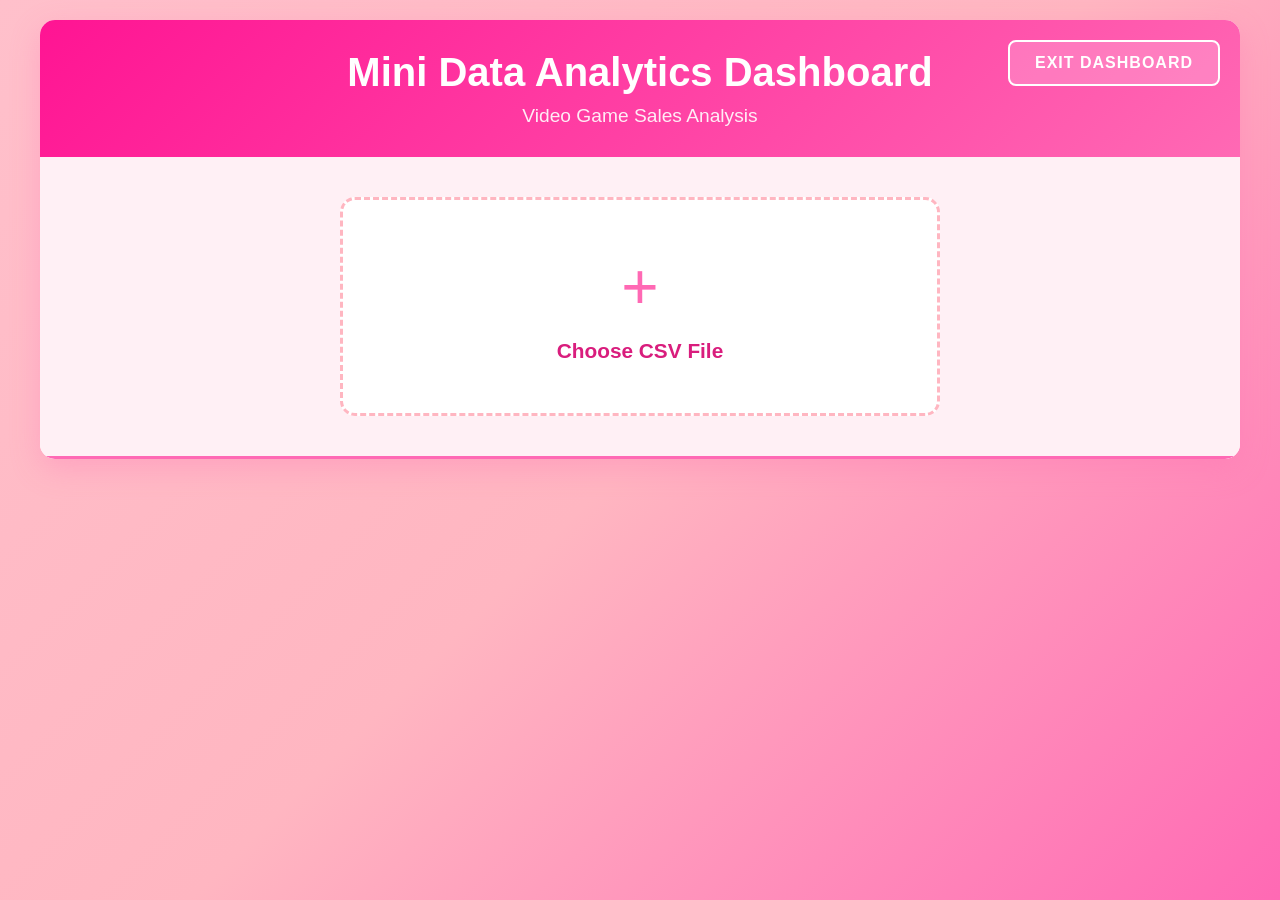
<file: index.html>
<!DOCTYPE html>
<html lang="en">
<head>
    <meta charset="UTF-8">
    <meta name="viewport" content="width=device-width, initial-scale=1.0">
    <title>Mini Data Analytics Dashboard</title>
    <link rel="stylesheet" href="style.css">
</head>
<body>
    <div class="container">
        <header>
            <h1>Mini Data Analytics Dashboard</h1>
            <p>Video Game Sales Analysis</p>
            <button class="exit-btn" onclick="exitDashboard()">Exit Dashboard</button>
        </header>

        <div class="upload-section">
            <div class="upload-area" id="uploadArea">
                <label for="csvUpload" class="upload-label">
                    <span class="upload-icon">+</span>
                    <span class="upload-text">Choose CSV File</span>
                    <input type="file" id="csvUpload" accept=".csv">
                </label>
                <div id="fileInfo" class="file-info hidden">
                    <p class="file-name" id="fileName"></p>
                    <p class="file-size" id="fileSize"></p>
                    <button class="analyze-btn" id="analyzeBtn" onclick="analyzeData()">
                        Analyze Data
                    </button>
                </div>
            </div>
        </div>

        <div id="loadingScreen" class="loading-screen hidden">
            <div class="loader"></div>
            <p>Analyzing data, please wait...</p>
        </div>

        <nav class="menu hidden" id="menuNav">
            <button class="menu-btn active" data-view="summary" onclick="switchView('summary')">
                1 - View Dataset Summary
            </button>
            <button class="menu-btn" data-view="monthly" onclick="switchView('monthly')">
                2 - Monthly Sales
            </button>
            <button class="menu-btn" data-view="publishers" onclick="switchView('publishers')">
                3 - Top Publishers
            </button>
            <button class="menu-btn" data-view="genre" onclick="switchView('genre')">
                4 - Genre Analysis
            </button>
        </nav>

        <main id="content" class="hidden">
            <div id="summary" class="view active">
                <h2>Dataset Summary</h2>
                <div class="stats-grid">
                    <div class="stat-card">
                        <h3>Total Records</h3>
                        <p id="totalRecords">0</p>
                    </div>
                    <div class="stat-card">
                        <h3>Total Sales</h3>
                        <p id="totalSales">0m</p>
                    </div>
                    <div class="stat-card">
                        <h3>Average Sales</h3>
                        <p id="avgSales">0m</p>
                    </div>
                    <div class="stat-card">
                        <h3>Consoles</h3>
                        <p id="uniqueConsoles">0</p>
                    </div>
                    <div class="stat-card">
                        <h3>Genres</h3>
                        <p id="uniqueGenres">0</p>
                    </div>
                    <div class="stat-card">
                        <h3>Publishers</h3>
                        <p id="uniquePublishers">0</p>
                    </div>
                </div>
                <div class="top-game">
                    <h3>Top Selling Game</h3>
                    <div id="topGame"></div>
                </div>
            </div>

            <div id="monthly" class="view">
                <h2>Monthly Sales Analysis</h2>
                <div id="monthlyTable"></div>
            </div>

            <div id="publishers" class="view">
                <h2>Top Publishers</h2>
                <div id="publishersTable"></div>
            </div>

            <div id="genre" class="view">
                <h2>Genre Analysis</h2>
                <div id="genreTable"></div>
            </div>
        </main>
    </div>

    <script src="script.js"></script>
</body>
</html>
</file>
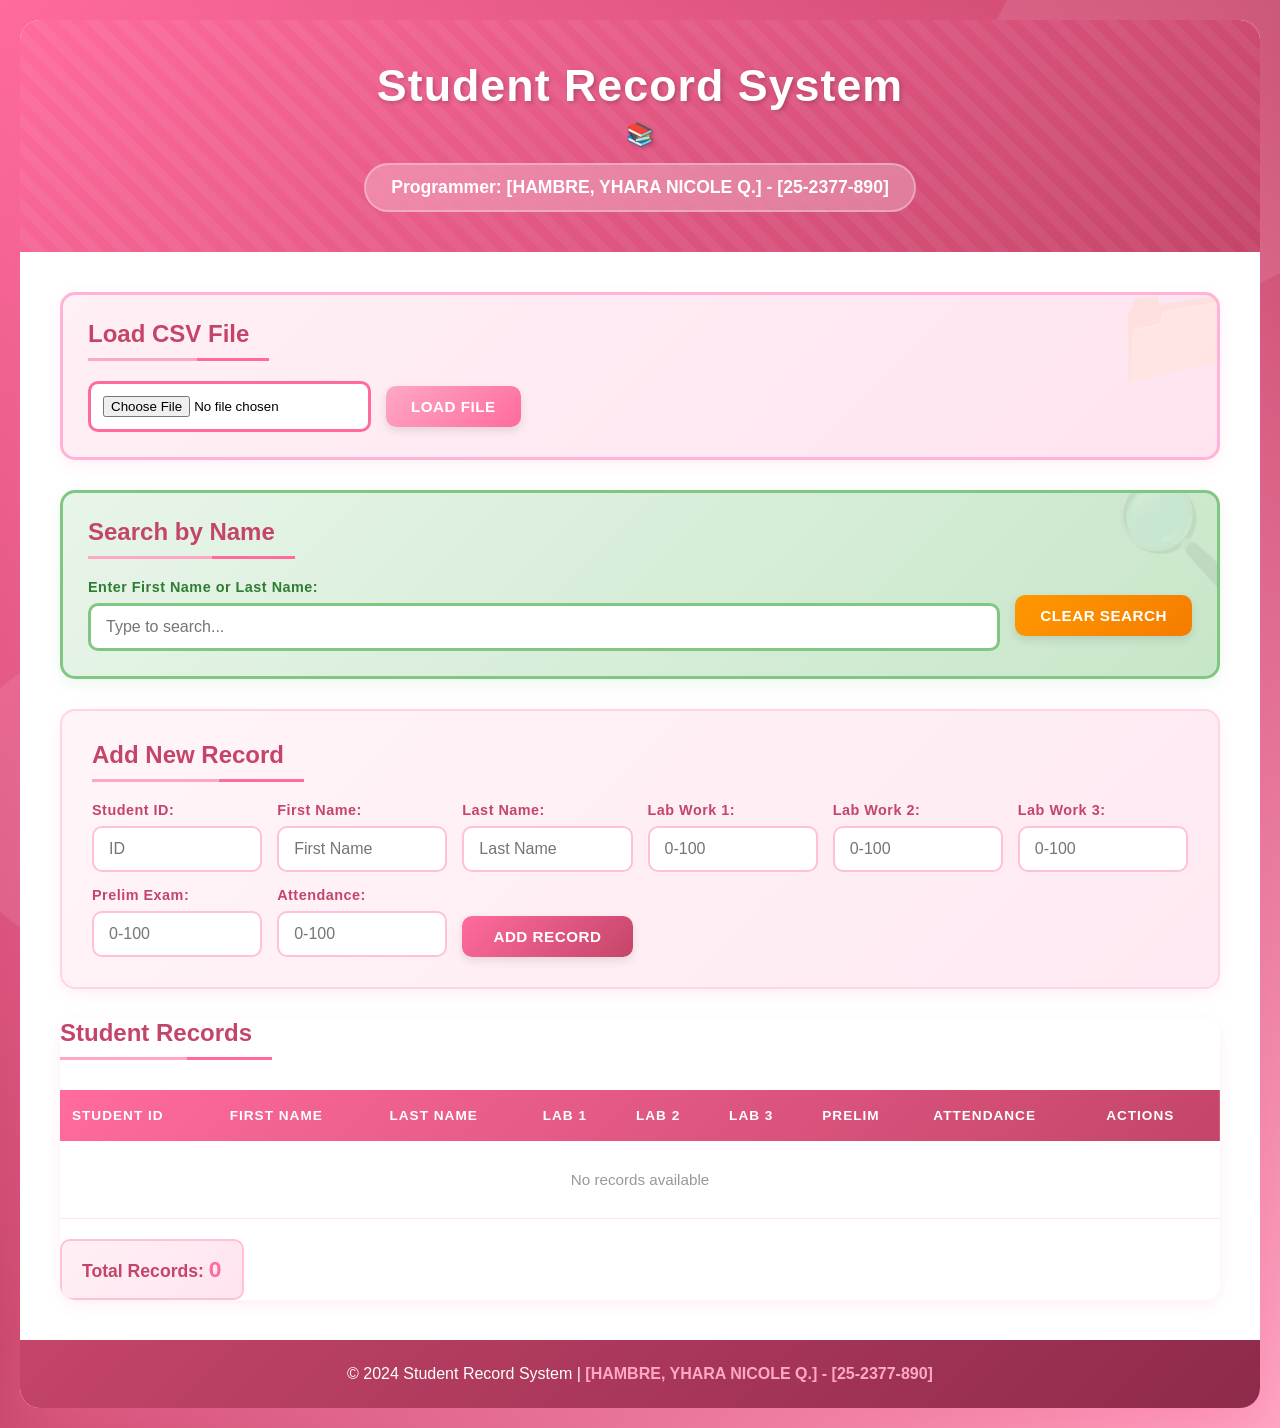
<file: Prelim-Exam/JAVASCRIPT/index.html>
<!DOCTYPE html>
<html lang="en">
<head>
    <meta charset="UTF-8">
    <meta name="viewport" content="width=device-width, initial-scale=1.0">
    <title>Student Record System - [HAMBRE, YHARA NICOLE Q.] [25-2377-890]</title>
    <style>
        * {
            margin: 0;
            padding: 0;
            box-sizing: border-box;
        }

        body {
            font-family: 'Segoe UI', Tahoma, Geneva, Verdana, sans-serif;
            background: linear-gradient(135deg, #ff6b9d 0%, #c44569 50%, #ffa8c5 100%);
            min-height: 100vh;
            padding: 20px;
            position: relative;
            overflow-x: hidden;
        }

        /* Decorative floating circles */
        body::before,
        body::after {
            content: '';
            position: fixed;
            border-radius: 50%;
            opacity: 0.1;
            z-index: 0;
        }

        body::before {
            width: 400px;
            height: 400px;
            background: white;
            top: -100px;
            right: -100px;
            animation: float 6s ease-in-out infinite;
        }

        body::after {
            width: 300px;
            height: 300px;
            background: white;
            bottom: -50px;
            left: -50px;
            animation: float 8s ease-in-out infinite reverse;
        }

        @keyframes float {
            0%, 100% { transform: translateY(0px); }
            50% { transform: translateY(-20px); }
        }

        .container {
            max-width: 1400px;
            margin: 0 auto;
            background: white;
            border-radius: 20px;
            box-shadow: 0 20px 60px rgba(255, 107, 157, 0.4);
            position: relative;
            z-index: 1;
            overflow: hidden;
        }

        /* Decorative header pattern */
        header {
            background: linear-gradient(135deg, #ff6b9d 0%, #c44569 100%);
            color: white;
            padding: 40px 30px;
            text-align: center;
            position: relative;
            overflow: hidden;
        }

        header::before {
            content: '';
            position: absolute;
            top: -50%;
            left: -50%;
            width: 200%;
            height: 200%;
            background: repeating-linear-gradient(
                45deg,
                transparent,
                transparent 10px,
                rgba(255, 255, 255, 0.05) 10px,
                rgba(255, 255, 255, 0.05) 20px
            );
            animation: slide 20s linear infinite;
        }

        @keyframes slide {
            0% { transform: translate(0, 0); }
            100% { transform: translate(50px, 50px); }
        }

        h1 {
            font-size: 2.8em;
            margin-bottom: 15px;
            position: relative;
            z-index: 1;
            text-shadow: 2px 2px 4px rgba(0, 0, 0, 0.2);
            letter-spacing: 1px;
        }

        h1::after {
            content: '📚';
            display: block;
            font-size: 0.5em;
            margin-top: 10px;
        }

        .identifier {
            font-size: 1.1em;
            font-weight: 600;
            background: rgba(255, 255, 255, 0.25);
            padding: 12px 25px;
            border-radius: 30px;
            display: inline-block;
            position: relative;
            z-index: 1;
            backdrop-filter: blur(10px);
            border: 2px solid rgba(255, 255, 255, 0.3);
        }

        main {
            padding: 40px;
        }

        h2 {
            color: #c44569;
            margin-bottom: 20px;
            border-bottom: 3px solid #ff6b9d;
            padding-bottom: 10px;
            position: relative;
            display: inline-block;
            padding-right: 20px;
        }

        h2::after {
            content: '';
            position: absolute;
            bottom: -3px;
            left: 0;
            width: 60%;
            height: 3px;
            background: #ffa8c5;
        }

        .upload-section {
            background: linear-gradient(135deg, #fff0f5 0%, #ffe4f0 100%);
            padding: 25px;
            border-radius: 15px;
            margin-bottom: 30px;
            border: 3px solid #ffb3d9;
            box-shadow: 0 5px 15px rgba(255, 107, 157, 0.1);
            position: relative;
            overflow: hidden;
        }

        .upload-section::before {
            content: '📁';
            position: absolute;
            font-size: 100px;
            right: -20px;
            top: -20px;
            opacity: 0.1;
        }

        .file-input-wrapper {
            display: flex;
            align-items: center;
            gap: 15px;
            position: relative;
            z-index: 1;
        }

        input[type="file"] {
            padding: 12px;
            border: 3px solid #ff6b9d;
            border-radius: 10px;
            background: white;
            cursor: pointer;
            transition: all 0.3s ease;
        }

        input[type="file"]:hover {
            border-color: #c44569;
            box-shadow: 0 3px 10px rgba(255, 107, 157, 0.2);
        }

        /* Search Section Styles */
        .search-section {
            background: linear-gradient(135deg, #e8f5e9 0%, #c8e6c9 100%);
            padding: 25px;
            border-radius: 15px;
            margin-bottom: 30px;
            border: 3px solid #81c784;
            box-shadow: 0 5px 15px rgba(76, 175, 80, 0.1);
            position: relative;
            overflow: hidden;
        }

        .search-section::before {
            content: '🔍';
            position: absolute;
            font-size: 100px;
            right: -20px;
            top: -20px;
            opacity: 0.1;
        }

        .search-wrapper {
            display: flex;
            align-items: center;
            gap: 15px;
            position: relative;
            z-index: 1;
        }

        .search-input-group {
            flex: 1;
            display: flex;
            flex-direction: column;
        }

        .search-input-group label {
            font-weight: 700;
            margin-bottom: 8px;
            color: #2e7d32;
            font-size: 0.9em;
            letter-spacing: 0.5px;
        }

        #searchInput {
            padding: 12px 15px;
            border: 3px solid #81c784;
            border-radius: 10px;
            font-size: 1em;
            transition: all 0.3s ease;
            background: white;
        }

        #searchInput:focus {
            outline: none;
            border-color: #4CAF50;
            box-shadow: 0 0 0 3px rgba(76, 175, 80, 0.1);
            transform: translateY(-2px);
        }

        .btn-clear {
            background: linear-gradient(135deg, #ff9800 0%, #f57c00 100%);
            color: white;
        }

        .btn-clear:hover {
            transform: translateY(-2px);
            box-shadow: 0 6px 20px rgba(255, 152, 0, 0.4);
        }

        .search-results-info {
            margin-top: 15px;
            padding: 10px 15px;
            background: rgba(76, 175, 80, 0.1);
            border-radius: 8px;
            font-weight: 600;
            color: #2e7d32;
            display: none;
        }

        .search-results-info.active {
            display: block;
        }

        .input-section {
            background: linear-gradient(135deg, #fff5f8 0%, #ffe9f2 100%);
            padding: 30px;
            border-radius: 15px;
            margin-bottom: 30px;
            box-shadow: 0 5px 15px rgba(255, 107, 157, 0.1);
            border: 2px solid #ffd4e5;
        }

        #addForm {
            display: grid;
            grid-template-columns: repeat(auto-fit, minmax(150px, 1fr));
            gap: 15px;
            align-items: end;
        }

        .form-group {
            display: flex;
            flex-direction: column;
        }

        .form-group label {
            font-weight: 700;
            margin-bottom: 8px;
            color: #c44569;
            font-size: 0.9em;
            letter-spacing: 0.5px;
        }

        .form-group input {
            padding: 12px 15px;
            border: 2px solid #ffc0d9;
            border-radius: 10px;
            font-size: 1em;
            transition: all 0.3s ease;
            background: white;
        }

        .form-group input:focus {
            outline: none;
            border-color: #ff6b9d;
            box-shadow: 0 0 0 3px rgba(255, 107, 157, 0.1);
            transform: translateY(-2px);
        }

        .btn {
            padding: 12px 25px;
            border: none;
            border-radius: 10px;
            font-size: 0.95em;
            cursor: pointer;
            font-weight: 700;
            transition: all 0.3s ease;
            text-transform: uppercase;
            letter-spacing: 0.5px;
            box-shadow: 0 4px 10px rgba(0, 0, 0, 0.1);
        }

        .btn-primary {
            background: linear-gradient(135deg, #ff6b9d 0%, #c44569 100%);
            color: white;
        }

        .btn-primary:hover {
            transform: translateY(-2px);
            box-shadow: 0 6px 20px rgba(255, 107, 157, 0.4);
        }

        .btn-primary:active {
            transform: translateY(0);
        }

        .btn-warning {
            background: linear-gradient(135deg, #ffa8c5 0%, #ff6b9d 100%);
            color: white;
        }

        .btn-warning:hover {
            transform: translateY(-2px);
            box-shadow: 0 6px 20px rgba(255, 168, 197, 0.4);
        }

        .btn-success {
            background: linear-gradient(135deg, #4CAF50 0%, #2e7d32 100%);
            color: white;
            padding: 8px 18px;
            font-size: 0.85em;
        }

        .btn-success:hover {
            transform: scale(1.05);
            box-shadow: 0 4px 15px rgba(76, 175, 80, 0.4);
        }

        .btn-danger {
            background: linear-gradient(135deg, #ff1744 0%, #c4004e 100%);
            color: white;
            padding: 8px 18px;
            font-size: 0.85em;
        }

        .btn-danger:hover {
            transform: scale(1.05);
            box-shadow: 0 4px 15px rgba(255, 23, 68, 0.4);
        }

        .table-section {
            background: white;
            border-radius: 15px;
            overflow-x: auto;
            box-shadow: 0 5px 15px rgba(255, 107, 157, 0.1);
        }

        table {
            width: 100%;
            border-collapse: collapse;
            margin-top: 10px;
            min-width: 800px;
        }

        thead {
            background: linear-gradient(135deg, #ff6b9d 0%, #c44569 100%);
            color: white;
        }

        th {
            padding: 18px 12px;
            text-align: left;
            font-weight: 700;
            text-transform: uppercase;
            letter-spacing: 1px;
            font-size: 0.85em;
        }

        td {
            padding: 15px 12px;
            border-bottom: 1px solid #ffe4f0;
            font-size: 0.95em;
        }

        tbody tr {
            transition: all 0.3s ease;
        }

        tbody tr:hover {
            background: linear-gradient(90deg, #fff5f8 0%, #ffe9f2 100%);
            transform: scale(1.005);
        }

        tbody tr:nth-child(even) {
            background: #fffbfd;
        }

        .highlight {
            background: linear-gradient(90deg, #e8f5e9 0%, #c8e6c9 100%) !important;
        }

        .action-buttons {
            display: flex;
            gap: 8px;
        }

        .record-count {
            margin-top: 20px;
            padding: 15px 20px;
            font-weight: 700;
            color: #c44569;
            background: linear-gradient(135deg, #fff0f5 0%, #ffe4f0 100%);
            border-radius: 10px;
            display: inline-block;
            border: 2px solid #ffc0d9;
            font-size: 1.1em;
        }

        .record-count span {
            color: #ff6b9d;
            font-size: 1.3em;
        }

        footer {
            background: linear-gradient(135deg, #c44569 0%, #8e2a4a 100%);
            color: white;
            text-align: center;
            padding: 25px;
            position: relative;
            overflow: hidden;
        }

        footer::before {
            content: '';
            position: absolute;
            font-size: 80px;
            left: -20px;
            bottom: -20px;
            opacity: 0.1;
        }

        footer::after {
            content: '';
            position: absolute;
            font-size: 80px;
            right: -20px;
            top: -20px;
            opacity: 0.1;
        }

        footer p {
            position: relative;
            z-index: 1;
            font-size: 1em;
        }

        footer strong {
            color: #ffa8c5;
        }

        /* Modal styles */
        .modal {
            display: none;
            position: fixed;
            z-index: 1000;
            left: 0;
            top: 0;
            width: 100%;
            height: 100%;
            background-color: rgba(0, 0, 0, 0.5);
            backdrop-filter: blur(5px);
        }

        .modal-content {
            background: white;
            margin: 5% auto;
            padding: 0;
            border-radius: 20px;
            width: 90%;
            max-width: 700px;
            box-shadow: 0 20px 60px rgba(255, 107, 157, 0.4);
            animation: slideDown 0.3s ease;
        }

        @keyframes slideDown {
            from {
                transform: translateY(-50px);
                opacity: 0;
            }
            to {
                transform: translateY(0);
                opacity: 1;
            }
        }

        .modal-header {
            background: linear-gradient(135deg, #ff6b9d 0%, #c44569 100%);
            color: white;
            padding: 25px 30px;
            border-radius: 20px 20px 0 0;
            display: flex;
            justify-content: space-between;
            align-items: center;
        }

        .modal-header h2 {
            color: white;
            border: none;
            margin: 0;
            padding: 0;
        }

        .modal-header h2::after {
            display: none;
        }

        .close {
            color: white;
            font-size: 35px;
            font-weight: bold;
            cursor: pointer;
            line-height: 1;
            transition: all 0.3s ease;
        }

        .close:hover {
            transform: scale(1.2);
        }

        .modal-body {
            padding: 30px;
        }

        .modal-form {
            display: grid;
            grid-template-columns: repeat(auto-fit, minmax(200px, 1fr));
            gap: 20px;
        }

        .modal-footer {
            padding: 20px 30px;
            background: #f8f9fa;
            border-radius: 0 0 20px 20px;
            display: flex;
            justify-content: flex-end;
            gap: 15px;
        }

        .btn-secondary {
            background: #6c757d;
            color: white;
        }

        .btn-secondary:hover {
            background: #5a6268;
            transform: translateY(-2px);
        }

        /* Responsive design */
        @media (max-width: 768px) {
            h1 {
                font-size: 2em;
            }

            main {
                padding: 20px;
            }

            #addForm,
            .modal-form {
                grid-template-columns: 1fr;
            }

            .action-buttons {
                flex-direction: column;
            }

            .search-wrapper {
                flex-direction: column;
            }
        }
    </style>
</head>
<body>
    <div class="container">
        <header>
            <h1>Student Record System</h1>
            <p class="identifier">Programmer: [HAMBRE, YHARA NICOLE Q.] - [25-2377-890]</p>
        </header>
        
        <main>
            <!-- CSV Upload Section -->
            <section class="upload-section">
                <h2>Load CSV File</h2>
                <div class="file-input-wrapper">
                    <input type="file" id="csvFileInput" accept=".csv" />
                    <button class="btn btn-warning" onclick="loadCSVFile()">Load File</button>
                </div>
            </section>

            <!-- Search Section -->
            <section class="search-section">
                <h2>Search by Name</h2>
                <div class="search-wrapper">
                    <div class="search-input-group">
                        <label for="searchInput">Enter First Name or Last Name:</label>
                        <input type="text" id="searchInput" placeholder="Type to search..." oninput="searchRecords()">
                    </div>
                    <button class="btn btn-clear" onclick="clearSearch()">Clear Search</button>
                </div>
                <div id="searchResultsInfo" class="search-results-info"></div>
            </section>

            <!-- Input Form Section -->
            <section class="input-section">
                <h2>Add New Record</h2>
                <form id="addForm">
                    <div class="form-group">
                        <label for="studentId">Student ID:</label>
                        <input type="text" id="studentId" placeholder="ID" required>
                    </div>
                    
                    <div class="form-group">
                        <label for="firstName">First Name:</label>
                        <input type="text" id="firstName" placeholder="First Name" required>
                    </div>
                    
                    <div class="form-group">
                        <label for="lastName">Last Name:</label>
                        <input type="text" id="lastName" placeholder="Last Name" required>
                    </div>
                    
                    <div class="form-group">
                        <label for="labWork1">Lab Work 1:</label>
                        <input type="number" id="labWork1" placeholder="0-100" min="0" max="100" step="0.01">
                    </div>
                    
                    <div class="form-group">
                        <label for="labWork2">Lab Work 2:</label>
                        <input type="number" id="labWork2" placeholder="0-100" min="0" max="100" step="0.01">
                    </div>
                    
                    <div class="form-group">
                        <label for="labWork3">Lab Work 3:</label>
                        <input type="number" id="labWork3" placeholder="0-100" min="0" max="100" step="0.01">
                    </div>
                    
                    <div class="form-group">
                        <label for="prelimExam">Prelim Exam:</label>
                        <input type="number" id="prelimExam" placeholder="0-100" min="0" max="100" step="0.01">
                    </div>
                    
                    <div class="form-group">
                        <label for="attendanceGrade">Attendance:</label>
                        <input type="number" id="attendanceGrade" placeholder="0-100" min="0" max="100" step="0.01">
                    </div>
                    
                    <button type="submit" class="btn btn-primary">Add Record</button>
                </form>
            </section>
            
            <!-- Table Section -->
            <section class="table-section">
                <h2>Student Records</h2>
                <table id="recordsTable">
                    <thead>
                        <tr>
                            <th>Student ID</th>
                            <th>First Name</th>
                            <th>Last Name</th>
                            <th>Lab 1</th>
                            <th>Lab 2</th>
                            <th>Lab 3</th>
                            <th>Prelim</th>
                            <th>Attendance</th>
                            <th>Actions</th>
                        </tr>
                    </thead>
                    <tbody id="tableBody">
                    </tbody>
                </table>
                <p class="record-count">Total Records: <span id="recordCount">0</span></p>
            </section>
        </main>
        
        <footer>
            <p>&copy; 2024 Student Record System | <strong>[HAMBRE, YHARA NICOLE Q.] - [25-2377-890]</strong></p>
        </footer>
    </div>

    <!-- Edit Modal -->
    <div id="editModal" class="modal">
        <div class="modal-content">
            <div class="modal-header">
                <h2>Edit Student Record</h2>
                <span class="close" onclick="closeEditModal()">&times;</span>
            </div>
            <div class="modal-body">
                <form id="editForm" class="modal-form">
                    <input type="hidden" id="editIndex">
                    
                    <div class="form-group">
                        <label for="editStudentId">Student ID:</label>
                        <input type="text" id="editStudentId" required>
                    </div>
                    
                    <div class="form-group">
                        <label for="editFirstName">First Name:</label>
                        <input type="text" id="editFirstName" required>
                    </div>
                    
                    <div class="form-group">
                        <label for="editLastName">Last Name:</label>
                        <input type="text" id="editLastName" required>
                    </div>
                    
                    <div class="form-group">
                        <label for="editLabWork1">Lab Work 1:</label>
                        <input type="number" id="editLabWork1" min="0" max="100" step="0.01">
                    </div>
                    
                    <div class="form-group">
                        <label for="editLabWork2">Lab Work 2:</label>
                        <input type="number" id="editLabWork2" min="0" max="100" step="0.01">
                    </div>
                    
                    <div class="form-group">
                        <label for="editLabWork3">Lab Work 3:</label>
                        <input type="number" id="editLabWork3" min="0" max="100" step="0.01">
                    </div>
                    
                    <div class="form-group">
                        <label for="editPrelimExam">Prelim Exam:</label>
                        <input type="number" id="editPrelimExam" min="0" max="100" step="0.01">
                    </div>
                    
                    <div class="form-group">
                        <label for="editAttendanceGrade">Attendance:</label>
                        <input type="number" id="editAttendanceGrade" min="0" max="100" step="0.01">
                    </div>
                </form>
            </div>
            <div class="modal-footer">
                <button class="btn btn-secondary" onclick="closeEditModal()">Cancel</button>
                <button class="btn btn-primary" onclick="saveEdit()">Save Changes</button>
            </div>
        </div>
    </div>
    
    <script>
        // Programmer: [HAMBRE, YHARA NICOLE Q.] - [25-2377-890]

        // Array to store student records
        let studentRecords = [];
        let currentSearchTerm = '';

        /**
         * Load CSV file from file input
         */
        function loadCSVFile() {
            const fileInput = document.getElementById('csvFileInput');
            const file = fileInput.files[0];
            
            if (!file) {
                alert('Please select a CSV file first!');
                return;
            }
            
            const reader = new FileReader();
            
            reader.onload = function(e) {
                const csvContent = e.target.result;
                studentRecords = parseCSV(csvContent);
                clearSearch(); // Clear any active search
                render();
                alert(`Successfully loaded ${studentRecords.length} records from ${file.name}`);
            };
            
            reader.onerror = function() {
                alert('Error reading file!');
            };
            
            reader.readAsText(file);
        }

        /**
         * Parse CSV string into array of objects
         */
        function parseCSV(csvString) {
            const lines = csvString.trim().split('\n');
            const records = [];
            
            // Skip the header row (first line)
            for (let i = 1; i < lines.length; i++) {
                const line = lines[i].trim();
                if (!line) continue; // Skip empty lines
                
                const values = line.split(',');
                
                if (values.length >= 8) {
                    const record = {
                        studentId: values[0].trim(),
                        firstName: values[1].trim(),
                        lastName: values[2].trim(),
                        labWork1: values[3].trim(),
                        labWork2: values[4].trim(),
                        labWork3: values[5].trim(),
                        prelimExam: values[6].trim(),
                        attendanceGrade: values[7].trim()
                    };
                    records.push(record);
                }
            }
            
            return records;
        }

        /**
         * Search records by first name or last name
         */
        function searchRecords() {
            const searchInput = document.getElementById('searchInput');
            const searchTerm = searchInput.value.trim().toLowerCase();
            
            currentSearchTerm = searchTerm;
            
            if (searchTerm === '') {
                // If search is empty, show all records
                render();
                hideSearchResults();
                return;
            }
            
            // Filter records that match the search term
            const filteredRecords = studentRecords.filter(record => {
                const firstName = record.firstName.toLowerCase();
                const lastName = record.lastName.toLowerCase();
                
                return firstName.includes(searchTerm) || lastName.includes(searchTerm);
            });
            
            // Render filtered results
            renderFiltered(filteredRecords);
            showSearchResults(filteredRecords.length, searchTerm);
        }

        /**
         * Clear search and show all records
         */
        function clearSearch() {
            document.getElementById('searchInput').value = '';
            currentSearchTerm = '';
            render();
            hideSearchResults();
        }

        /**
         * Show search results information
         */
        function showSearchResults(count, term) {
            const resultsInfo = document.getElementById('searchResultsInfo');
            resultsInfo.textContent = `Found ${count} record(s) matching "${term}"`;
            resultsInfo.classList.add('active');
        }

        /**
         * Hide search results information
         */
        function hideSearchResults() {
            const resultsInfo = document.getElementById('searchResultsInfo');
            resultsInfo.classList.remove('active');
        }

        /**
         * Render filtered records
         */
        function renderFiltered(records) {
            const tableBody = document.getElementById('tableBody');
            const recordCount = document.getElementById('recordCount');
            
            // Clear existing rows
            tableBody.innerHTML = '';
            
            if (records.length === 0) {
                tableBody.innerHTML = '<tr><td colspan="9" style="text-align: center; padding: 30px; color: #999;">No records found</td></tr>';
                recordCount.textContent = '0';
                return;
            }
            
            // Generate rows for filtered records
            records.forEach((record) => {
                // Find the original index in studentRecords array
                const originalIndex = studentRecords.indexOf(record);
                
                const row = `
                    <tr class="highlight">
                        <td>${record.studentId}</td>
                        <td>${record.firstName}</td>
                        <td>${record.lastName}</td>
                        <td>${record.labWork1}</td>
                        <td>${record.labWork2}</td>
                        <td>${record.labWork3}</td>
                        <td>${record.prelimExam}</td>
                        <td>${record.attendanceGrade}</td>
                        <td>
                            <div class="action-buttons">
                                <button class="btn btn-success" onclick="editRecord(${originalIndex})">Edit</button>
                                <button class="btn btn-danger" onclick="deleteRecord(${originalIndex})">Delete</button>
                            </div>
                        </td>
                    </tr>
                `;
                tableBody.innerHTML += row;
            });
            
            // Update record count
            recordCount.textContent = records.length;
        }

        /**
         * Render function to populate the table
         */
        function render() {
            const tableBody = document.getElementById('tableBody');
            const recordCount = document.getElementById('recordCount');
            
            // Clear existing rows
            tableBody.innerHTML = '';
            
            if (studentRecords.length === 0) {
                tableBody.innerHTML = '<tr><td colspan="9" style="text-align: center; padding: 30px; color: #999;">No records available</td></tr>';
                recordCount.textContent = '0';
                return;
            }
            
            // Generate rows using template literals
            studentRecords.forEach((record, index) => {
                const row = `
                    <tr>
                        <td>${record.studentId}</td>
                        <td>${record.firstName}</td>
                        <td>${record.lastName}</td>
                        <td>${record.labWork1}</td>
                        <td>${record.labWork2}</td>
                        <td>${record.labWork3}</td>
                        <td>${record.prelimExam}</td>
                        <td>${record.attendanceGrade}</td>
                        <td>
                            <div class="action-buttons">
                                <button class="btn btn-success" onclick="editRecord(${index})">Edit</button>
                                <button class="btn btn-danger" onclick="deleteRecord(${index})">Delete</button>
                            </div>
                        </td>
                    </tr>
                `;
                tableBody.innerHTML += row;
            });
            
            // Update record count
            recordCount.textContent = studentRecords.length;
        }

        /**
         * Add a new record to the array
         */
        function addRecord(event) {
            event.preventDefault();
            
            // Get input values
            const studentId = document.getElementById('studentId').value.trim();
            const firstName = document.getElementById('firstName').value.trim();
            const lastName = document.getElementById('lastName').value.trim();
            const labWork1 = document.getElementById('labWork1').value.trim();
            const labWork2 = document.getElementById('labWork2').value.trim();
            const labWork3 = document.getElementById('labWork3').value.trim();
            const prelimExam = document.getElementById('prelimExam').value.trim();
            const attendanceGrade = document.getElementById('attendanceGrade').value.trim();
            
            // Validate required fields
            if (!studentId || !firstName || !lastName) {
                alert('Please fill in Student ID, First Name, and Last Name!');
                return;
            }
            
            // Create new record object
            const newRecord = {
                studentId: studentId,
                firstName: firstName,
                lastName: lastName,
                labWork1: labWork1 || '',
                labWork2: labWork2 || '',
                labWork3: labWork3 || '',
                prelimExam: prelimExam || '',
                attendanceGrade: attendanceGrade || ''
            };
            
            // Add to array
            studentRecords.push(newRecord);
            
            // Clear form inputs
            document.getElementById('addForm').reset();
            
            // Focus back on student ID input
            document.getElementById('studentId').focus();
            
            // If there's an active search, refresh it
            if (currentSearchTerm) {
                searchRecords();
            } else {
                render();
            }
            
            alert('Record added successfully!');
        }

        /**
         * Open edit modal and populate with record data
         */
        function editRecord(index) {
            const record = studentRecords[index];
            
            // Populate modal form
            document.getElementById('editIndex').value = index;
            document.getElementById('editStudentId').value = record.studentId;
            document.getElementById('editFirstName').value = record.firstName;
            document.getElementById('editLastName').value = record.lastName;
            document.getElementById('editLabWork1').value = record.labWork1;
            document.getElementById('editLabWork2').value = record.labWork2;
            document.getElementById('editLabWork3').value = record.labWork3;
            document.getElementById('editPrelimExam').value = record.prelimExam;
            document.getElementById('editAttendanceGrade').value = record.attendanceGrade;
            
            // Show modal
            document.getElementById('editModal').style.display = 'block';
        }

        /**
         * Close edit modal
         */
        function closeEditModal() {
            document.getElementById('editModal').style.display = 'none';
        }

        /**
         * Save edited record
         */
        function saveEdit() {
            const index = document.getElementById('editIndex').value;
            
            // Get updated values
            const updatedRecord = {
                studentId: document.getElementById('editStudentId').value.trim(),
                firstName: document.getElementById('editFirstName').value.trim(),
                lastName: document.getElementById('editLastName').value.trim(),
                labWork1: document.getElementById('editLabWork1').value.trim(),
                labWork2: document.getElementById('editLabWork2').value.trim(),
                labWork3: document.getElementById('editLabWork3').value.trim(),
                prelimExam: document.getElementById('editPrelimExam').value.trim(),
                attendanceGrade: document.getElementById('editAttendanceGrade').value.trim()
            };
            
            // Validate required fields
            if (!updatedRecord.studentId || !updatedRecord.firstName || !updatedRecord.lastName) {
                alert('Please fill in Student ID, First Name, and Last Name!');
                return;
            }
            
            // Update the record in array
            studentRecords[index] = updatedRecord;
            
            // If there's an active search, refresh it
            if (currentSearchTerm) {
                searchRecords();
            } else {
                render();
            }
            
            // Close modal
            closeEditModal();
            
            alert('Record updated successfully!');
        }

        /**
         * Delete a record from the array
         */
        function deleteRecord(index) {
            const record = studentRecords[index];
            
            if (confirm(`Are you sure you want to delete this record?\n\nStudent ID: ${record.studentId}\nName: ${record.firstName} ${record.lastName}`)) {
                // Remove the record from array
                studentRecords.splice(index, 1);
                
                // If there's an active search, refresh it
                if (currentSearchTerm) {
                    searchRecords();
                } else {
                    render();
                }
                
                alert('Record deleted successfully!');
            }
        }

        /**
         * Close modal when clicking outside of it
         */
        window.onclick = function(event) {
            const modal = document.getElementById('editModal');
            if (event.target == modal) {
                closeEditModal();
            }
        }

        /**
         * Initialize the application
         */
        function init() {
            // Initial render (empty table)
            render();
            
            // Add event listener to form
            const addForm = document.getElementById('addForm');
            addForm.addEventListener('submit', addRecord);
            
            console.log('Student Record System initialized');
            console.log('CSV Format: StudentID, first_name, last_name, LAB WORK 1, LAB WORK 2, LAB WORK 3, PRELIM EXAM, ATTENDANCE GRADE');
        }

        // Run initialization when DOM is fully loaded
        document.addEventListener('DOMContentLoaded', init);
    </script>
</body>
</html>
</file>
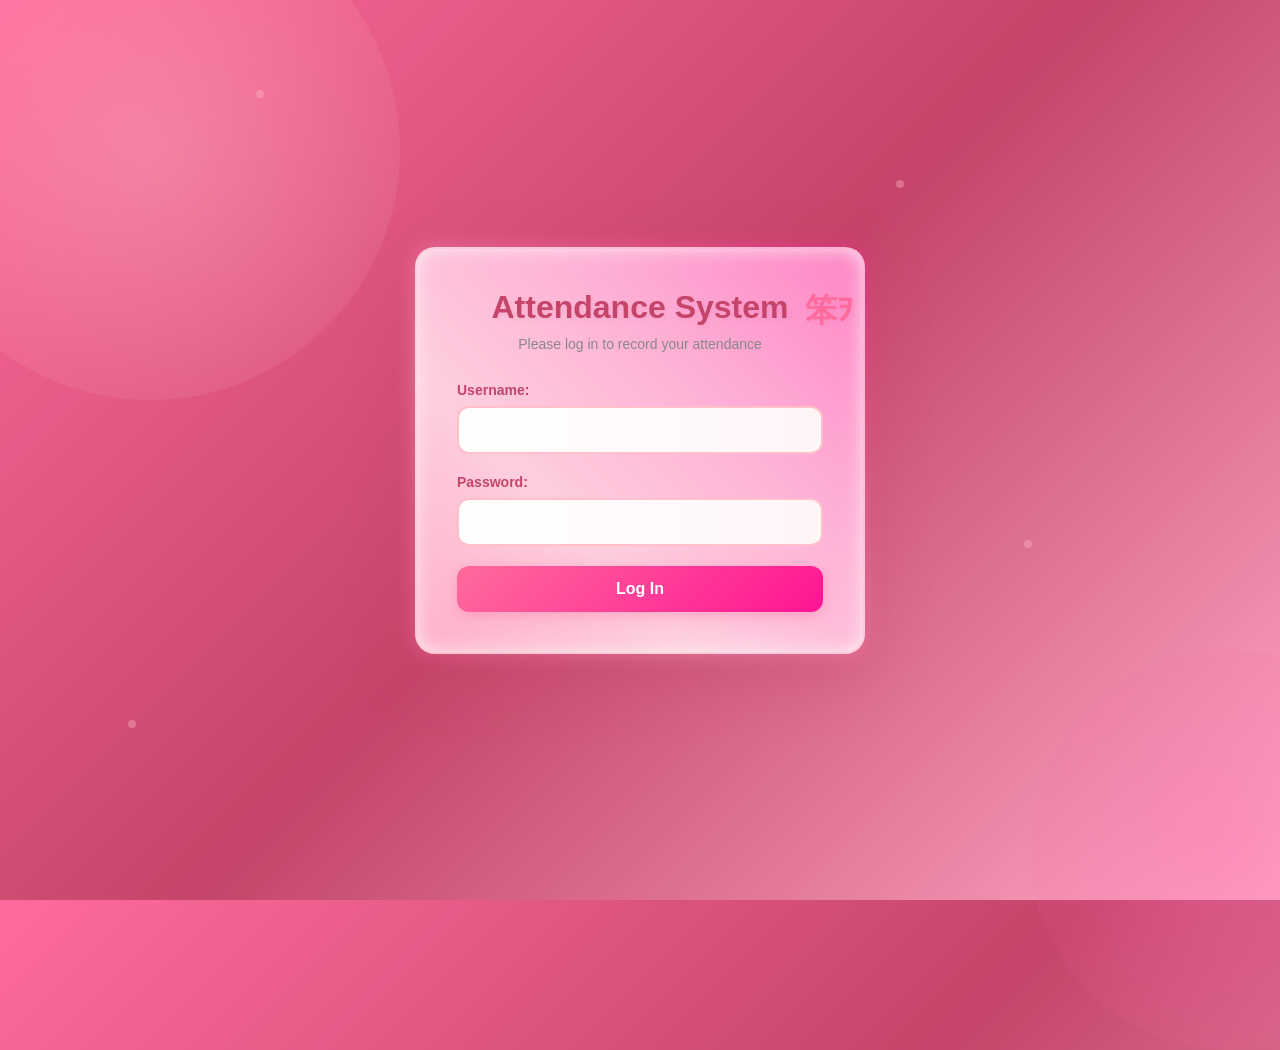
<file: PRELIM LAB WORK 2/attendance_tracker.html>
<!DOCTYPE html>
<html lang="en">
<head>
    <meta charset="UTF-8">
    <meta name="viewport" content="width=device-width, initial-scale=1.0">
    <title>Attendance System - Login</title>
    <style>
        * {
            margin: 0;
            padding: 0;
            box-sizing: border-box;
        }

        body {
            font-family: 'Segoe UI', Tahoma, Geneva, Verdana, sans-serif;
            background: linear-gradient(135deg, #ff6b9d 0%, #c44569 50%, #ffa8c5 100%);
            min-height: 100vh;
            display: flex;
            justify-content: center;
            align-items: center;
            padding: 20px;
            position: relative;
            overflow: hidden;
        }

        body::before {
            content: '';
            position: absolute;
            width: 500px;
            height: 500px;
            background: radial-gradient(circle, rgba(255, 182, 193, 0.4), transparent);
            border-radius: 50%;
            top: -100px;
            left: -100px;
            animation: float 6s ease-in-out infinite;
        }

        body::after {
            content: '';
            position: absolute;
            width: 400px;
            height: 400px;
            background: radial-gradient(circle, rgba(255, 105, 180, 0.3), transparent);
            border-radius: 50%;
            bottom: -150px;
            right: -150px;
            animation: float 8s ease-in-out infinite reverse;
        }

        @keyframes float {
            0%, 100% { transform: translateY(0px) translateX(0px); }
            50% { transform: translateY(-20px) translateX(20px); }
        }

        .container {
            background: rgba(255, 255, 255, 0.95);
            backdrop-filter: blur(10px);
            border-radius: 20px;
            box-shadow: 0 20px 60px rgba(196, 69, 105, 0.4);
            padding: 40px;
            width: 100%;
            max-width: 450px;
            position: relative;
            z-index: 1;
            border: 2px solid rgba(255, 182, 193, 0.3);
        }

        .container::before {
            content: '';
            position: absolute;
            top: -2px;
            left: -2px;
            right: -2px;
            bottom: -2px;
            background: linear-gradient(45deg, #ff6b9d, #ffa8c5, #ff69b4, #ff1493);
            border-radius: 20px;
            z-index: -1;
            opacity: 0.5;
            filter: blur(10px);
        }

        h1 {
            color: #c44569;
            margin-bottom: 10px;
            text-align: center;
            font-size: 32px;
            font-weight: 700;
            text-shadow: 2px 2px 4px rgba(196, 69, 105, 0.1);
            position: relative;
        }

        h1::after {
            content: '笨ｦ';
            position: absolute;
            right: -30px;
            top: 0;
            color: #ff6b9d;
            animation: sparkle 2s ease-in-out infinite;
        }

        @keyframes sparkle {
            0%, 100% { opacity: 1; transform: scale(1); }
            50% { opacity: 0.5; transform: scale(1.2); }
        }

        .subtitle {
            color: #888;
            text-align: center;
            margin-bottom: 30px;
            font-size: 14px;
        }

        .form-group {
            margin-bottom: 20px;
            position: relative;
        }

        label {
            display: block;
            color: #c44569;
            font-weight: 600;
            margin-bottom: 8px;
            font-size: 14px;
        }

        input[type="text"],
        input[type="password"] {
            width: 100%;
            padding: 14px 20px;
            border: 2px solid #ffc0cb;
            border-radius: 12px;
            font-size: 14px;
            transition: all 0.3s ease;
            background: linear-gradient(to right, #fff 0%, #fff5f7 100%);
        }

        input[type="text"]:focus,
        input[type="password"]:focus {
            outline: none;
            border-color: #ff6b9d;
            box-shadow: 0 0 0 4px rgba(255, 107, 157, 0.1);
            transform: translateY(-2px);
        }

        button {
            width: 100%;
            padding: 14px;
            background: linear-gradient(135deg, #ff6b9d 0%, #ff1493 100%);
            color: white;
            border: none;
            border-radius: 12px;
            font-size: 16px;
            font-weight: 700;
            cursor: pointer;
            transition: all 0.3s ease;
            box-shadow: 0 4px 15px rgba(255, 107, 157, 0.4);
            position: relative;
            overflow: hidden;
        }

        button::before {
            content: '';
            position: absolute;
            top: 0;
            left: -100%;
            width: 100%;
            height: 100%;
            background: linear-gradient(90deg, transparent, rgba(255, 255, 255, 0.3), transparent);
            transition: left 0.5s;
        }

        button:hover::before {
            left: 100%;
        }

        button:hover {
            transform: translateY(-3px);
            box-shadow: 0 6px 20px rgba(255, 107, 157, 0.6);
        }

        button:active {
            transform: translateY(-1px);
        }

        .error-message {
            background: linear-gradient(135deg, #ffe5e5 0%, #ffd1d1 100%);
            color: #d32f2f;
            padding: 12px 16px;
            border-radius: 12px;
            margin-bottom: 20px;
            display: none;
            border-left: 4px solid #f44336;
            box-shadow: 0 4px 10px rgba(211, 47, 47, 0.1);
        }

        .success-section {
            display: none;
        }

        .welcome-box {
            background: linear-gradient(135deg, #fce4ec 0%, #f8bbd0 100%);
            padding: 25px;
            border-radius: 15px;
            margin-bottom: 25px;
            border-left: 5px solid #f06292;
            box-shadow: 0 8px 20px rgba(240, 98, 146, 0.2);
            position: relative;
            overflow: hidden;
        }

        .welcome-box::before {
            content: '減';
            position: absolute;
            font-size: 80px;
            opacity: 0.1;
            right: -10px;
            top: -10px;
        }

        .welcome-box h2 {
            color: #c2185b;
            margin-bottom: 10px;
            font-size: 24px;
            position: relative;
        }

        .timestamp {
            color: #666;
            font-size: 14px;
            font-weight: 500;
        }

        .attendance-table {
            width: 100%;
            margin: 20px 0;
            border-collapse: collapse;
            border-radius: 12px;
            overflow: hidden;
            box-shadow: 0 4px 15px rgba(196, 69, 105, 0.1);
        }

        .attendance-table th,
        .attendance-table td {
            padding: 14px;
            text-align: left;
            border-bottom: 1px solid #ffc0cb;
        }

        .attendance-table th {
            background: linear-gradient(135deg, #ff6b9d 0%, #ff8fb3 100%);
            color: white;
            font-weight: 700;
            text-transform: uppercase;
            font-size: 12px;
            letter-spacing: 1px;
        }

        .attendance-table tr:hover {
            background: #fff5f7;
            transition: background 0.3s ease;
        }

        .attendance-table tr:last-child td {
            border-bottom: none;
        }

        .download-btn {
            background: linear-gradient(135deg, #f06292 0%, #ec407a 100%);
            margin-top: 10px;
            box-shadow: 0 4px 15px rgba(240, 98, 146, 0.4);
        }

        .download-btn:hover {
            background: linear-gradient(135deg, #ec407a 0%, #e91e63 100%);
        }

        .logout-btn {
            background: linear-gradient(135deg, #f44336 0%, #d32f2f 100%);
            margin-top: 10px;
            box-shadow: 0 4px 15px rgba(244, 67, 54, 0.4);
        }

        .logout-btn:hover {
            background: linear-gradient(135deg, #d32f2f 0%, #c62828 100%);
        }

        h3 {
            color: #c44569;
            position: relative;
            padding-left: 15px;
        }

        h3::before {
            content: '';
            position: absolute;
            left: 0;
            top: 50%;
            transform: translateY(-50%);
            width: 5px;
            height: 20px;
            background: linear-gradient(180deg, #ff6b9d 0%, #f06292 100%);
            border-radius: 3px;
        }

        /* Decorative elements */
        .dots {
            position: fixed;
            width: 100%;
            height: 100%;
            top: 0;
            left: 0;
            pointer-events: none;
            z-index: 0;
        }

        .dot {
            position: absolute;
            width: 8px;
            height: 8px;
            background: rgba(255, 182, 193, 0.4);
            border-radius: 50%;
            animation: float-dot 10s infinite;
        }

        .dot:nth-child(1) { top: 10%; left: 20%; animation-delay: 0s; }
        .dot:nth-child(2) { top: 60%; left: 80%; animation-delay: 2s; }
        .dot:nth-child(3) { top: 40%; left: 40%; animation-delay: 4s; }
        .dot:nth-child(4) { top: 80%; left: 10%; animation-delay: 1s; }
        .dot:nth-child(5) { top: 20%; left: 70%; animation-delay: 3s; }

        @keyframes float-dot {
            0%, 100% { transform: translateY(0px) scale(1); opacity: 0.4; }
            50% { transform: translateY(-30px) scale(1.2); opacity: 0.8; }
        }
    </style>
</head>
<body>
    <div class="dots">
        <div class="dot"></div>
        <div class="dot"></div>
        <div class="dot"></div>
        <div class="dot"></div>
        <div class="dot"></div>
    </div>

    <div class="container">
        <div id="loginSection">
            <h1>Attendance System</h1>
            <p class="subtitle">Please log in to record your attendance</p>

            <div id="errorMessage" class="error-message"></div>

            <form id="loginForm">
                <div class="form-group">
                    <label for="username">Username:</label>
                    <input type="text" id="username" name="username" required autocomplete="username">
                </div>

                <div class="form-group">
                    <label for="password">Password:</label>
                    <input type="password" id="password" name="password" required autocomplete="current-password">
                </div>

                <button type="submit">Log In</button>
            </form>
        </div>

        <div id="successSection" class="success-section">
            <div class="welcome-box">
                <h2>Welcome, <span id="displayUsername"></span>!</h2>
                <p class="timestamp">Login Time: <span id="displayTimestamp"></span></p>
            </div>

            <h3 style="margin-bottom: 15px;">Attendance Records</h3>
            <table class="attendance-table">
                <thead>
                    <tr>
                        <th>Username</th>
                        <th>Login Time</th>
                    </tr>
                </thead>
                <tbody id="attendanceTableBody">
                </tbody>
            </table>

            <button class="download-btn" onclick="downloadAttendance()">Download Attendance Summary</button>
            <button class="logout-btn" onclick="logout()">Logout</button>
        </div>
    </div>

    <script>
        const validCredentials = {
            username: 'student',
            password: 'password123'
        };

        let attendanceRecords = [];

        function playBeep() {
            const audioContext = new (window.AudioContext || window.webkitAudioContext)();
            const oscillator = audioContext.createOscillator();
            const gainNode = audioContext.createGain();

            oscillator.connect(gainNode);
            gainNode.connect(audioContext.destination);

            oscillator.frequency.value = 800;
            oscillator.type = 'sine';

            gainNode.gain.setValueAtTime(0.3, audioContext.currentTime);
            gainNode.gain.exponentialRampToValueAtTime(0.01, audioContext.currentTime + 0.5);

            oscillator.start(audioContext.currentTime);
            oscillator.stop(audioContext.currentTime + 0.5);
        }

        function formatDateTime(date) {
            const month = String(date.getMonth() + 1).padStart(2, '0');
            const day = String(date.getDate()).padStart(2, '0');
            const year = date.getFullYear();
            const hours = String(date.getHours()).padStart(2, '0');
            const minutes = String(date.getMinutes()).padStart(2, '0');
            const seconds = String(date.getSeconds()).padStart(2, '0');

            return `${month}/${day}/${year} ${hours}:${minutes}:${seconds}`;
        }

        document.getElementById('loginForm').addEventListener('submit', function(e) {
            e.preventDefault();

            const username = document.getElementById('username').value;
            const password = document.getElementById('password').value;
            const errorMessage = document.getElementById('errorMessage');

            if (username === validCredentials.username && password === validCredentials.password) {
                const timestamp = formatDateTime(new Date());

                attendanceRecords.push({
                    username: username,
                    timestamp: timestamp
                });

                document.getElementById('displayUsername').textContent = username;
                document.getElementById('displayTimestamp').textContent = timestamp;

                updateAttendanceTable();

                document.getElementById('loginSection').style.display = 'none';
                document.getElementById('successSection').style.display = 'block';

                document.getElementById('loginForm').reset();
                errorMessage.style.display = 'none';
            } else {
                playBeep();
                errorMessage.textContent = 'Invalid username or password. Please try again.';
                errorMessage.style.display = 'block';

                errorMessage.style.animation = 'shake 0.5s';
                setTimeout(() => {
                    errorMessage.style.animation = '';
                }, 500);
            }
        });

        function updateAttendanceTable() {
            const tbody = document.getElementById('attendanceTableBody');
            tbody.innerHTML = '';

            attendanceRecords.forEach(record => {
                const row = tbody.insertRow();
                const cell1 = row.insertCell(0);
                const cell2 = row.insertCell(1);

                cell1.textContent = record.username;
                cell2.textContent = record.timestamp;
            });
        }

        function downloadAttendance() {
            let attendanceData = 'ATTENDANCE SUMMARY\n';
            attendanceData += '='.repeat(50) + '\n\n';

            attendanceRecords.forEach((record, index) => {
                attendanceData += `Record ${index + 1}:\n`;
                attendanceData += `Username: ${record.username}\n`;
                attendanceData += `Timestamp: ${record.timestamp}\n`;
                attendanceData += '-'.repeat(50) + '\n\n';
            });

            attendanceData += `Total Records: ${attendanceRecords.length}\n`;
            attendanceData += `Generated on: ${formatDateTime(new Date())}\n`;

            const blob = new Blob([attendanceData], { type: 'text/plain' });
            const link = document.createElement('a');
            link.href = window.URL.createObjectURL(blob);
            link.download = 'attendance_summary.txt';
            link.click();
        }

        function logout() {
            document.getElementById('loginSection').style.display = 'block';
            document.getElementById('successSection').style.display = 'none';
            document.getElementById('errorMessage').style.display = 'none';
        }

        const style = document.createElement('style');
        style.textContent = `
            @keyframes shake {
                0%, 100% { transform: translateX(0); }
                10%, 30%, 50%, 70%, 90% { transform: translateX(-10px); }
                20%, 40%, 60%, 80% { transform: translateX(10px); }
            }
        `;
        document.head.appendChild(style);
    </script>
</body>
</html>
</file>
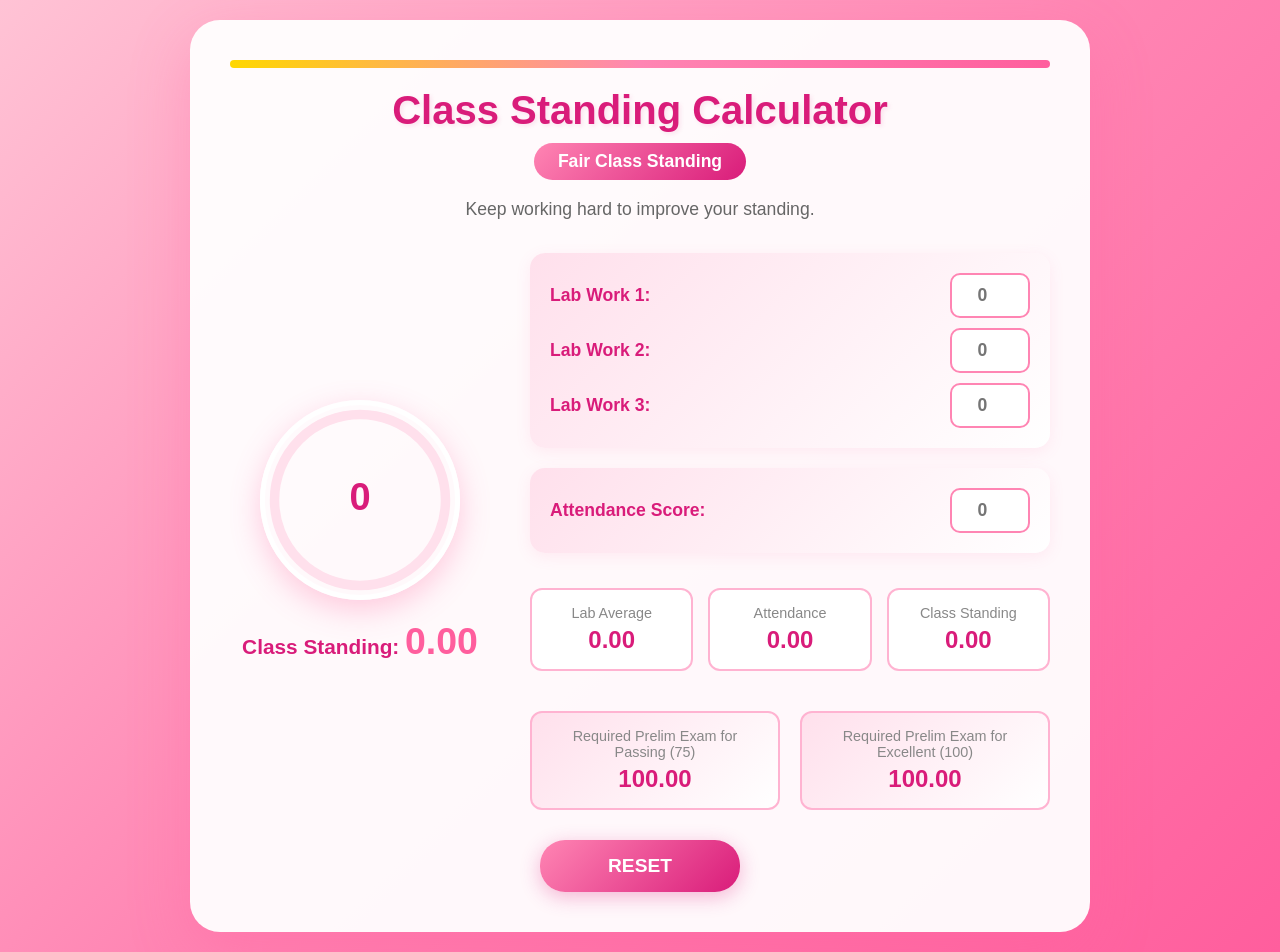
<file: PRELIM LAB WORK 3/calculator.html>
<!DOCTYPE html>
<html lang="en">
<head>
    <meta charset="UTF-8">
    <meta name="viewport" content="width=device-width, initial-scale=1.0">
    <title>Pink Grade Calculator</title>
    <style>
        * {
            margin: 0;
            padding: 0;
            box-sizing: border-box;
        }


        body {
            font-family: 'Segoe UI', Tahoma, Geneva, Verdana, sans-serif;
            background: linear-gradient(135deg, #ffc3d5 0%, #ff85b3 50%, #ff5e9d 100%);
            min-height: 100vh;
            display: flex;
            align-items: center;
            justify-content: center;
            padding: 20px;
        }


        .container {
            background: rgba(255, 255, 255, 0.95);
            border-radius: 30px;
            padding: 40px;
            max-width: 900px;
            width: 100%;
            box-shadow: 0 20px 60px rgba(255, 94, 157, 0.3);
            animation: fadeIn 1s ease-in-out;
        }


        @keyframes fadeIn {
            from { opacity: 0; transform: translateY(20px); }
            to { opacity: 1; transform: translateY(0); }
        }


        .header {
            text-align: center;
            margin-bottom: 30px;
        }


        .progress-bar {
            height: 8px;
            background: linear-gradient(90deg, #ffd700 0%, #ff85b3 50%, #ff5e9d 100%);
            border-radius: 10px;
            margin-bottom: 20px;
            animation: progressFill 2s ease-in-out;
        }


        @keyframes progressFill {
            from { width: 0%; }
            to { width: 100%; }
        }


        h1 {
            color: #d91c7a;
            font-size: 2.5em;
            margin-bottom: 10px;
            text-shadow: 2px 2px 4px rgba(217, 28, 122, 0.1);
            animation: slideIn 1s ease-out;
        }


        @keyframes slideIn {
            from { transform: translateX(-50px); opacity: 0; }
            to { transform: translateX(0); opacity: 1; }
        }


        .standing-badge {
            display: inline-block;
            background: linear-gradient(135deg, #ff85b3, #d91c7a);
            color: white;
            padding: 8px 24px;
            border-radius: 20px;
            font-weight: bold;
            font-size: 1.1em;
            margin-bottom: 15px;
            animation: bounceIn 1.2s ease-out;
            transition: transform 0.3s ease;
        }


        .standing-badge:hover {
            transform: scale(1.05);
        }


        @keyframes bounceIn {
            0% { transform: scale(0.3); opacity: 0; }
            50% { transform: scale(1.05); }
            70% { transform: scale(0.9); }
            100% { transform: scale(1); opacity: 1; }
        }


        .description {
            color: #666;
            font-size: 1.1em;
            line-height: 1.6;
            animation: fadeInUp 1.5s ease-out;
        }


        @keyframes fadeInUp {
            from { opacity: 0; transform: translateY(20px); }
            to { opacity: 1; transform: translateY(0); }
        }


        .main-content {
            display: grid;
            grid-template-columns: 1fr 2fr;
            gap: 40px;
            margin: 30px 0;
        }


        .score-circle {
            display: flex;
            flex-direction: column;
            align-items: center;
            justify-content: center;
        }


        .circle {
            width: 200px;
            height: 200px;
            border-radius: 50%;
            display: flex;
            align-items: center;
            justify-content: center;
            box-shadow: 0 10px 30px rgba(255, 94, 157, 0.3);
            margin-bottom: 20px;
            border: 5px solid white;
            animation: pulse 2s infinite;
        }


        @keyframes pulse {
            0% { box-shadow: 0 10px 30px rgba(255, 94, 157, 0.3); }
            50% { box-shadow: 0 10px 40px rgba(255, 94, 157, 0.5); }
            100% { box-shadow: 0 10px 30px rgba(255, 94, 157, 0.3); }
        }


        .circle svg {
            width: 100%;
            height: 100%;
        }


        #progressCircle {
            transition: stroke-dashoffset 0.8s ease-in-out;
        }


        #classStanding {
            animation: numberPulse 1s ease-in-out;
        }


        @keyframes numberPulse {
            0% { transform: scale(1); }
            50% { transform: scale(1.1); }
            100% { transform: scale(1); }
        }


        .min-score {
            text-align: center;
            color: #d91c7a;
            font-size: 1.3em;
            font-weight: bold;
            animation: fadeIn 1s ease-in-out 0.5s both;
        }


        .min-score span {
            color: #ff5e9d;
            font-size: 1.8em;
        }


        .inputs-section {
            display: grid;
            gap: 20px;
        }


        .input-group {
            background: linear-gradient(135deg, #ffe0ec, #fff);
            padding: 20px;
            border-radius: 15px;
            box-shadow: 0 4px 15px rgba(255, 94, 157, 0.1);
            transition: transform 0.3s ease;
        }


        .input-group:hover {
            transform: translateY(-5px);
        }


        .input-row {
            display: flex;
            justify-content: space-between;
            align-items: center;
            margin-bottom: 10px;
        }


        .input-row:last-child {
            margin-bottom: 0;
        }


        label {
            color: #d91c7a;
            font-weight: 600;
            font-size: 1.1em;
        }


        input[type="number"] {
            width: 80px;
            padding: 10px;
            border: 2px solid #ff85b3;
            border-radius: 10px;
            font-size: 1.1em;
            text-align: center;
            background: white;
            color: #d91c7a;
            font-weight: bold;
            transition: border-color 0.3s ease, box-shadow 0.3s ease;
        }


        input[type="number"]:focus {
            outline: none;
            border-color: #d91c7a;
            box-shadow: 0 0 10px rgba(217, 28, 122, 0.2);
        }


        .stats-grid {
            display: grid;
            grid-template-columns: repeat(3, 1fr);
            gap: 15px;
            margin-top: 15px;
        }


        .stat-card {
            background: white;
            padding: 15px;
            border-radius: 12px;
            text-align: center;
            border: 2px solid #ffb3d1;
            transition: transform 0.3s ease, box-shadow 0.3s ease;
            animation: cardSlideIn 0.8s ease-out;
        }


        .stat-card:nth-child(1) { animation-delay: 0.1s; }
        .stat-card:nth-child(2) { animation-delay: 0.2s; }
        .stat-card:nth-child(3) { animation-delay: 0.3s; }


        @keyframes cardSlideIn {
            from { transform: translateY(30px); opacity: 0; }
            to { transform: translateY(0); opacity: 1; }
        }


        .stat-card:hover {
            transform: translateY(-10px);
            box-shadow: 0 10px 25px rgba(255, 94, 157, 0.2);
        }


        .stat-label {
            color: #888;
            font-size: 0.9em;
            margin-bottom: 5px;
        }


        .stat-value {
            color: #d91c7a;
            font-size: 1.5em;
            font-weight: bold;
            animation: countUp 1s ease-out;
        }


        @keyframes countUp {
            from { transform: scale(0.8); opacity: 0; }
            to { transform: scale(1); opacity: 1; }
        }


        .exam-scores {
            display: grid;
            grid-template-columns: 1fr 1fr;
            gap: 20px;
            margin-top: 20px;
        }


        .exam-card {
            background: linear-gradient(135deg, #ffe0ec, #fff);
            padding: 15px;
            border-radius: 12px;
            text-align: center;
            border: 2px solid #ffb3d1;
            animation: fadeIn 1s ease-in-out 0.8s both;
        }


        .exam-label {
            color: #888;
            font-size: 0.9em;
            margin-bottom: 5px;
        }


        .exam-value {
            color: #d91c7a;
            font-size: 1.5em;
            font-weight: bold;
        }


        .reset-btn {
            display: block;
            width: 200px;
            margin: 30px auto 0;
            padding: 15px 30px;
            background: linear-gradient(135deg, #ff85b3, #d91c7a);
            color: white;
            border: none;
            border-radius: 25px;
            font-size: 1.2em;
            font-weight: bold;
            cursor: pointer;
            box-shadow: 0 5px 20px rgba(217, 28, 122, 0.3);
            transition: transform 0.2s, box-shadow 0.2s;
            animation: buttonBounce 1.5s ease-out;
        }


        @keyframes buttonBounce {
            0% { transform: scale(0.8); opacity: 0; }
            50% { transform: scale(1.1); }
            100% { transform: scale(1); opacity: 1; }
        }


        .reset-btn:hover {
            transform: translateY(-2px);
            box-shadow: 0 8px 25px rgba(217, 28, 122, 0.4);
        }


        .reset-btn:active {
            transform: translateY(0);
        }


        @media (max-width: 768px) {
            .main-content {
                grid-template-columns: 1fr;
            }


            .stats-grid {
                grid-template-columns: 1fr;
            }


            .exam-scores {
                grid-template-columns: 1fr;
            }


            h1 {
                font-size: 2em;
            }


            .circle {
                width: 150px;
                height: 150px;
            }


            .circle svg {
                width: 100%;
                height: 100%;
            }
        }
    </style>
</head>
<body>
    <div class="container">
        <div class="header">
            <div class="progress-bar"></div>
            <h1>Class Standing Calculator</h1>
            <div class="standing-badge" id="standingBadge">High Class Standing</div>
            <p class="description" id="description">
                Your class standing is <strong>High</strong>! You have a strong performance.
                Scoring well on the Prelim Exam can help you achieve excellent grades.
            </p>
        </div>


        <div class="main-content">
            <div class="score-circle">
                <div class="circle">
                    <svg width="200" height="200" viewBox="0 0 200 200">
                        <circle cx="100" cy="100" r="90" stroke="#ffe0ec" stroke-width="10" fill="none"></circle>
                        <circle cx="100" cy="100" r="90" stroke="#ff85b3" stroke-width="10" fill="none" stroke-dasharray="565.48" stroke-dashoffset="565.48" transform="rotate(-90 100 100)" id="progressCircle"></circle>
                        <text x="100" y="110" text-anchor="middle" font-size="40" font-weight="bold" fill="#d91c7a" id="classStanding">100</text>
                    </svg>
                </div>
                <div class="min-score">
                    Class Standing: <span id="classScore">100.00</span>
                </div>
            </div>


            <div class="inputs-section">
                <div class="input-group">
                    <div class="input-row">
                        <label>Lab Work 1:</label>
                        <input type="number" id="lab1" placeholder="0" min="0" max="100">
                    </div>
                    <div class="input-row">
                        <label>Lab Work 2:</label>
                        <input type="number" id="lab2" placeholder="0" min="0" max="100">
                    </div>
                    <div class="input-row">
                        <label>Lab Work 3:</label>
                        <input type="number" id="lab3" placeholder="0" min="0" max="100">
                    </div>
                </div>


                <div class="input-group">
                    <div class="input-row">
                        <label>Attendance Score:</label>
                        <input type="number" id="attendance" placeholder="0" min="0" max="100">
                    </div>
                </div>


                <div class="stats-grid">
                    <div class="stat-card">
                        <div class="stat-label">Lab Average</div>
                        <div class="stat-value" id="labAvg">100.00</div>
                    </div>
                    <div class="stat-card">
                        <div class="stat-label">Attendance</div>
                        <div class="stat-value" id="attScore">100</div>
                    </div>
                    <div class="stat-card">
                        <div class="stat-label">Class Standing</div>
                        <div class="stat-value" id="classScoreDisplay">100.00</div>
                    </div>
                </div>


                <div class="exam-scores">
                    <div class="exam-card">
                        <div class="exam-label">Required Prelim Exam for Passing (75)</div>
                        <div class="exam-value" id="exam75">75.00</div>
                    </div>
                    <div class="exam-card">
                        <div class="exam-label">Required Prelim Exam for Excellent (100)</div>
                        <div class="exam-value" id="exam100">100.00</div>
                    </div>
                </div>
            </div>
        </div>


        <button class="reset-btn" onclick="reset()">RESET</button>
    </div>


    <script>
        function enforceMax(input) {
            if (parseFloat(input.value) > 100) {
                input.value = 100;
            }
        }


        function animateValue(element, start, end, duration) {
            let startTimestamp = null;
            const step = (timestamp) => {
                if (!startTimestamp) startTimestamp = timestamp;
                const progress = Math.min((timestamp - startTimestamp) / duration, 1);
                element.textContent = (progress * (end - start) + start).toFixed(2);
                if (progress < 1) {
                    window.requestAnimationFrame(step);
                }
            };
            window.requestAnimationFrame(step);
        }


        function calculate() {
            const lab1 = parseFloat(document.getElementById('lab1').value) || 0;
            const lab2 = parseFloat(document.getElementById('lab2').value) || 0;
            const lab3 = parseFloat(document.getElementById('lab3').value) || 0;
            const attendance = parseFloat(document.getElementById('attendance').value) || 0;


            const labAverage = ((lab1 + lab2 + lab3) / 3).toFixed(2);
            const classStanding = ((attendance * 0.4) + (parseFloat(labAverage) * 0.6)).toFixed(2);


            // Required exam scores
            const exam75 = Math.min(100, Math.max(0, (75 - (classStanding * 0.3)) / 0.7)).toFixed(2);
            const exam100 = Math.min(100, Math.max(0, (100 - (classStanding * 0.3)) / 0.7)).toFixed(2);


            // Animate stat values
            animateValue(document.getElementById('labAvg'), parseFloat(document.getElementById('labAvg').textContent), parseFloat(labAverage), 1000);
            animateValue(document.getElementById('attScore'), parseFloat(document.getElementById('attScore').textContent), attendance, 1000);
            animateValue(document.getElementById('classScoreDisplay'), parseFloat(document.getElementById('classScoreDisplay').textContent), parseFloat(classStanding), 1000);
            animateValue(document.getElementById('exam75'), parseFloat(document.getElementById('exam75').textContent), parseFloat(exam75), 1000);
            animateValue(document.getElementById('exam100'), parseFloat(document.getElementById('exam100').textContent), parseFloat(exam100), 1000);


            document.getElementById('classStanding').textContent = Math.round(classStanding);
            document.getElementById('classScore').textContent = classStanding;


            // Update progress circle with smooth transition
            const percentage = Math.min(100, Math.max(0, parseFloat(classStanding)));
            const circumference = 565.48;
            const offset = circumference * (1 - percentage / 100);
            document.getElementById('progressCircle').style.strokeDashoffset = offset;


            let standing = 'Fair';
            let description = 'Keep working hard to improve your standing.';
           
            if (classStanding >= 90) {
                standing = 'High';
                description = 'Your class standing is <strong>High</strong>! You have a strong performance. Scoring well on the Prelim Exam can help you achieve excellent grades.';
            } else if (classStanding >= 75) {
                standing = 'Good';
                description = 'Your class standing is <strong>Good</strong>! You\'re doing well. Continue this momentum on the Prelim Exam.';
            }


            document.getElementById('standingBadge').textContent = standing + ' Class Standing';
            document.getElementById('description').innerHTML = description;
        }


        function reset() {
            document.getElementById('lab1').value = 0;
            document.getElementById('lab2').value = 0;
            document.getElementById('lab3').value = 0;
            document.getElementById('attendance').value = 0;
            calculate();
        }


        document.getElementById('lab1').addEventListener('input', function() {
            enforceMax(this);
            calculate();
        });
        document.getElementById('lab2').addEventListener('input', function() {
            enforceMax(this);
            calculate();
        });
        document.getElementById('lab3').addEventListener('input', function() {
            enforceMax(this);
            calculate();
        });
        document.getElementById('attendance').addEventListener('input', function() {
            enforceMax(this);
            calculate();
        });


        calculate();
    </script>
</body>
</html>
</file>
<file: style.css>
* {
    margin: 0;
    padding: 0;
    box-sizing: border-box;
}

body {
    font-family: 'Segoe UI', Tahoma, Geneva, Verdana, sans-serif;
    background: linear-gradient(135deg, #ffc0cb, #ffb6c1, #ff69b4);
    min-height: 100vh;
    padding: 20px;
}

.container {
    max-width: 1200px;
    margin: 0 auto;
    background: white;
    border-radius: 15px;
    box-shadow: 0 10px 30px rgba(255, 105, 180, 0.3);
    overflow: hidden;
}

header {
    background: linear-gradient(135deg, #ff1493, #ff69b4);
    color: white;
    padding: 30px;
    text-align: center;
    position: relative;
}

header h1 {
    font-size: 2.5rem;
    margin-bottom: 10px;
}

header p {
    font-size: 1.2rem;
    opacity: 0.9;
}

.exit-btn {
    position: absolute;
    top: 20px;
    right: 20px;
    background: rgba(255, 255, 255, 0.2);
    border: 2px solid white;
    color: white;
    padding: 12px 25px;
    border-radius: 8px;
    cursor: pointer;
    font-size: 1rem;
    font-weight: 600;
    transition: all 0.3s ease;
    text-transform: uppercase;
    letter-spacing: 1px;
}

.exit-btn:hover {
    background: white;
    color: #ff1493;
    transform: scale(1.05);
    box-shadow: 0 5px 15px rgba(255, 255, 255, 0.3);
}

.upload-section {
    background: #fff0f5;
    padding: 40px;
    border-bottom: 3px solid #ff69b4;
}

.upload-area {
    max-width: 600px;
    margin: 0 auto;
}

.upload-label {
    display: flex;
    flex-direction: column;
    align-items: center;
    justify-content: center;
    padding: 50px;
    border: 3px dashed #ffb6c1;
    border-radius: 15px;
    background: white;
    cursor: pointer;
    transition: all 0.3s ease;
}

.upload-label:hover {
    border-color: #ff1493;
    background: #fffafa;
    transform: scale(1.02);
}

.upload-icon {
    font-size: 4rem;
    color: #ff69b4;
    margin-bottom: 15px;
}

.upload-text {
    font-size: 1.3rem;
    color: #d91d7d;
    font-weight: 600;
}

#csvUpload {
    display: none;
}

.file-info {
    background: white;
    padding: 30px;
    border-radius: 15px;
    border: 2px solid #ffb6c1;
    text-align: center;
    animation: slideDown 0.5s ease;
}

@keyframes slideDown {
    from {
        opacity: 0;
        transform: translateY(-20px);
    }
    to {
        opacity: 1;
        transform: translateY(0);
    }
}

.file-name {
    font-size: 1.2rem;
    color: #ff1493;
    font-weight: 600;
    margin-bottom: 10px;
}

.file-size {
    font-size: 1rem;
    color: #d91d7d;
    margin-bottom: 25px;
}

.analyze-btn {
    background: linear-gradient(135deg, #ff1493, #ff69b4);
    color: white;
    border: none;
    padding: 15px 40px;
    border-radius: 10px;
    cursor: pointer;
    font-size: 1.2rem;
    font-weight: 600;
    transition: all 0.3s ease;
    text-transform: uppercase;
    letter-spacing: 1px;
}

.analyze-btn:hover {
    transform: translateY(-3px);
    box-shadow: 0 10px 25px rgba(255, 20, 147, 0.4);
}

.analyze-btn:active {
    transform: translateY(-1px);
}

.loading-screen {
    background: white;
    padding: 60px;
    text-align: center;
}

.loader {
    border: 5px solid #ffe4e1;
    border-top: 5px solid #ff1493;
    border-radius: 50%;
    width: 60px;
    height: 60px;
    animation: spin 1s linear infinite;
    margin: 0 auto 20px;
}

@keyframes spin {
    0% { transform: rotate(0deg); }
    100% { transform: rotate(360deg); }
}

.loading-screen p {
    font-size: 1.3rem;
    color: #d91d7d;
    font-weight: 500;
}

.menu {
    display: grid;
    grid-template-columns: repeat(auto-fit, minmax(200px, 1fr));
    gap: 0;
    background: #fff0f5;
    border-bottom: 3px solid #ff69b4;
}

.menu-btn {
    background: #fff0f5;
    border: none;
    padding: 18px 20px;
    cursor: pointer;
    font-size: 1rem;
    font-weight: 600;
    color: #d91d7d;
    transition: all 0.3s ease;
    border-bottom: 3px solid transparent;
}

.menu-btn:hover {
    background: #ffe4e1;
    transform: translateY(-2px);
}

.menu-btn.active {
    background: white;
    border-bottom: 3px solid #ff1493;
    color: #ff1493;
}

main {
    padding: 30px;
}

.view {
    display: none;
}

.view.active {
    display: block;
    animation: fadeIn 0.5s ease;
}

@keyframes fadeIn {
    from {
        opacity: 0;
        transform: translateY(20px);
    }
    to {
        opacity: 1;
        transform: translateY(0);
    }
}

h2 {
    color: #ff1493;
    margin-bottom: 25px;
    font-size: 2rem;
    padding-bottom: 10px;
    border-bottom: 3px solid #ffb6c1;
}

.stats-grid {
    display: grid;
    grid-template-columns: repeat(auto-fit, minmax(200px, 1fr));
    gap: 20px;
    margin-bottom: 30px;
}

.stat-card {
    background: linear-gradient(135deg, #fff0f5, #ffe4e1);
    padding: 25px;
    border-radius: 10px;
    text-align: center;
    border: 2px solid #ffb6c1;
    transition: all 0.3s ease;
}

.stat-card:hover {
    transform: translateY(-5px);
    box-shadow: 0 8px 20px rgba(255, 105, 180, 0.3);
    border-color: #ff1493;
}

.stat-card h3 {
    color: #d91d7d;
    font-size: 1rem;
    margin-bottom: 10px;
}

.stat-card p {
    color: #ff1493;
    font-size: 2rem;
    font-weight: 700;
}

.top-game {
    background: #fff0f5;
    padding: 25px;
    border-radius: 10px;
    border: 2px solid #ffb6c1;
}

.top-game h3 {
    color: #d91d7d;
    margin-bottom: 15px;
    font-size: 1.3rem;
}

#topGame {
    color: #333;
}

#topGame p {
    margin: 10px 0;
    font-size: 1.1rem;
}

#topGame strong {
    color: #ff1493;
}

table {
    width: 100%;
    border-collapse: collapse;
    background: white;
    box-shadow: 0 3px 10px rgba(255, 105, 180, 0.1);
    border-radius: 10px;
    overflow: hidden;
}

thead {
    background: linear-gradient(135deg, #ff1493, #ff69b4);
    color: white;
}

th {
    padding: 15px;
    text-align: left;
    font-weight: 600;
}

td {
    padding: 12px 15px;
    border-bottom: 1px solid #ffe4e1;
    color: #333;
}

tbody tr {
    transition: all 0.3s ease;
}

tbody tr:hover {
    background: #fff0f5;
    transform: scale(1.01);
}

tbody tr:nth-child(even) {
    background: #fffafa;
}

.hidden {
    display: none !important;
}

.no-data {
    text-align: center;
    padding: 40px;
    color: #d91d7d;
    font-size: 1.2rem;
}

@media (max-width: 768px) {
    header h1 {
        font-size: 1.8rem;
        padding-right: 100px;
    }

    .exit-btn {
        padding: 10px 20px;
        font-size: 0.9rem;
        top: 15px;
        right: 15px;
    }

    .upload-section {
        padding: 20px;
    }

    .upload-label {
        padding: 30px;
    }

    .upload-icon {
        font-size: 3rem;
    }

    .menu {
        grid-template-columns: 1fr;
    }

    .stats-grid {
        grid-template-columns: 1fr;
    }

    main {
        padding: 20px;
    }

    table {
        font-size: 0.9rem;
    }

    th, td {
        padding: 10px;
    }
}
</file>
